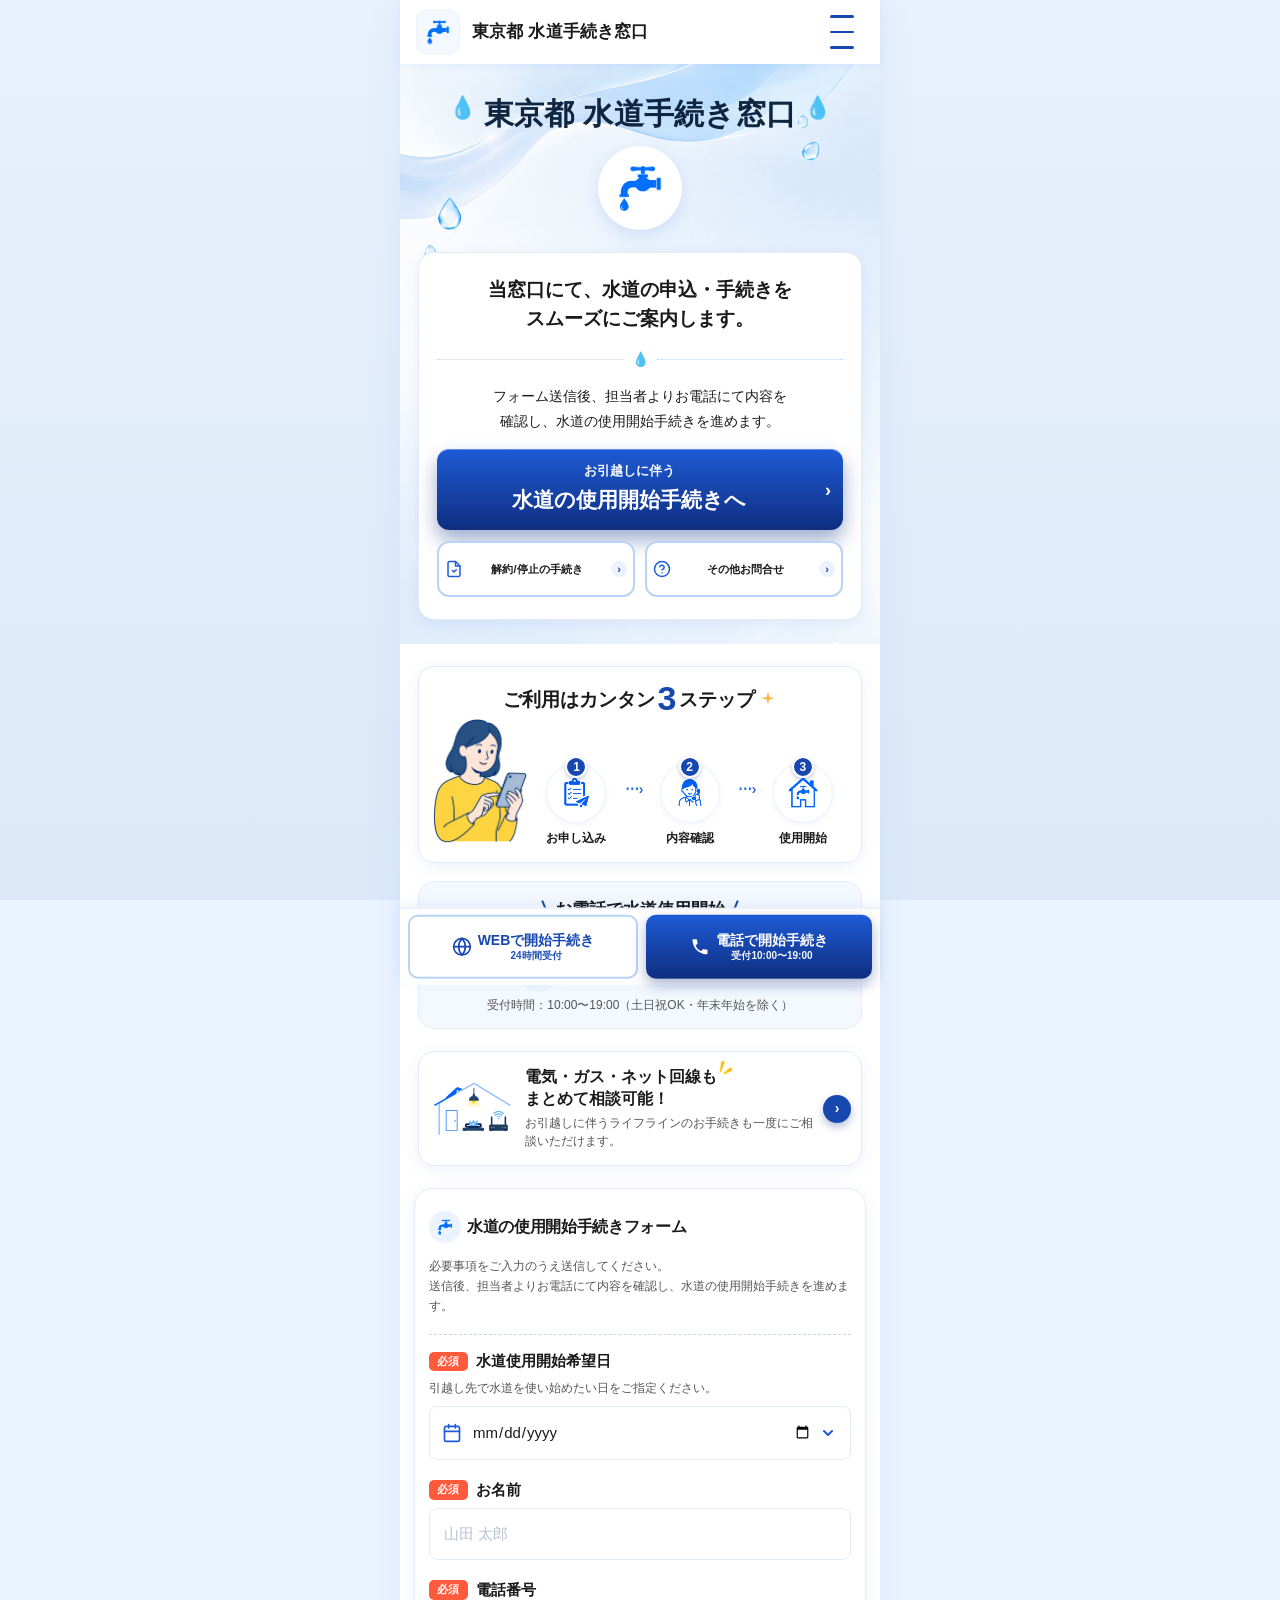
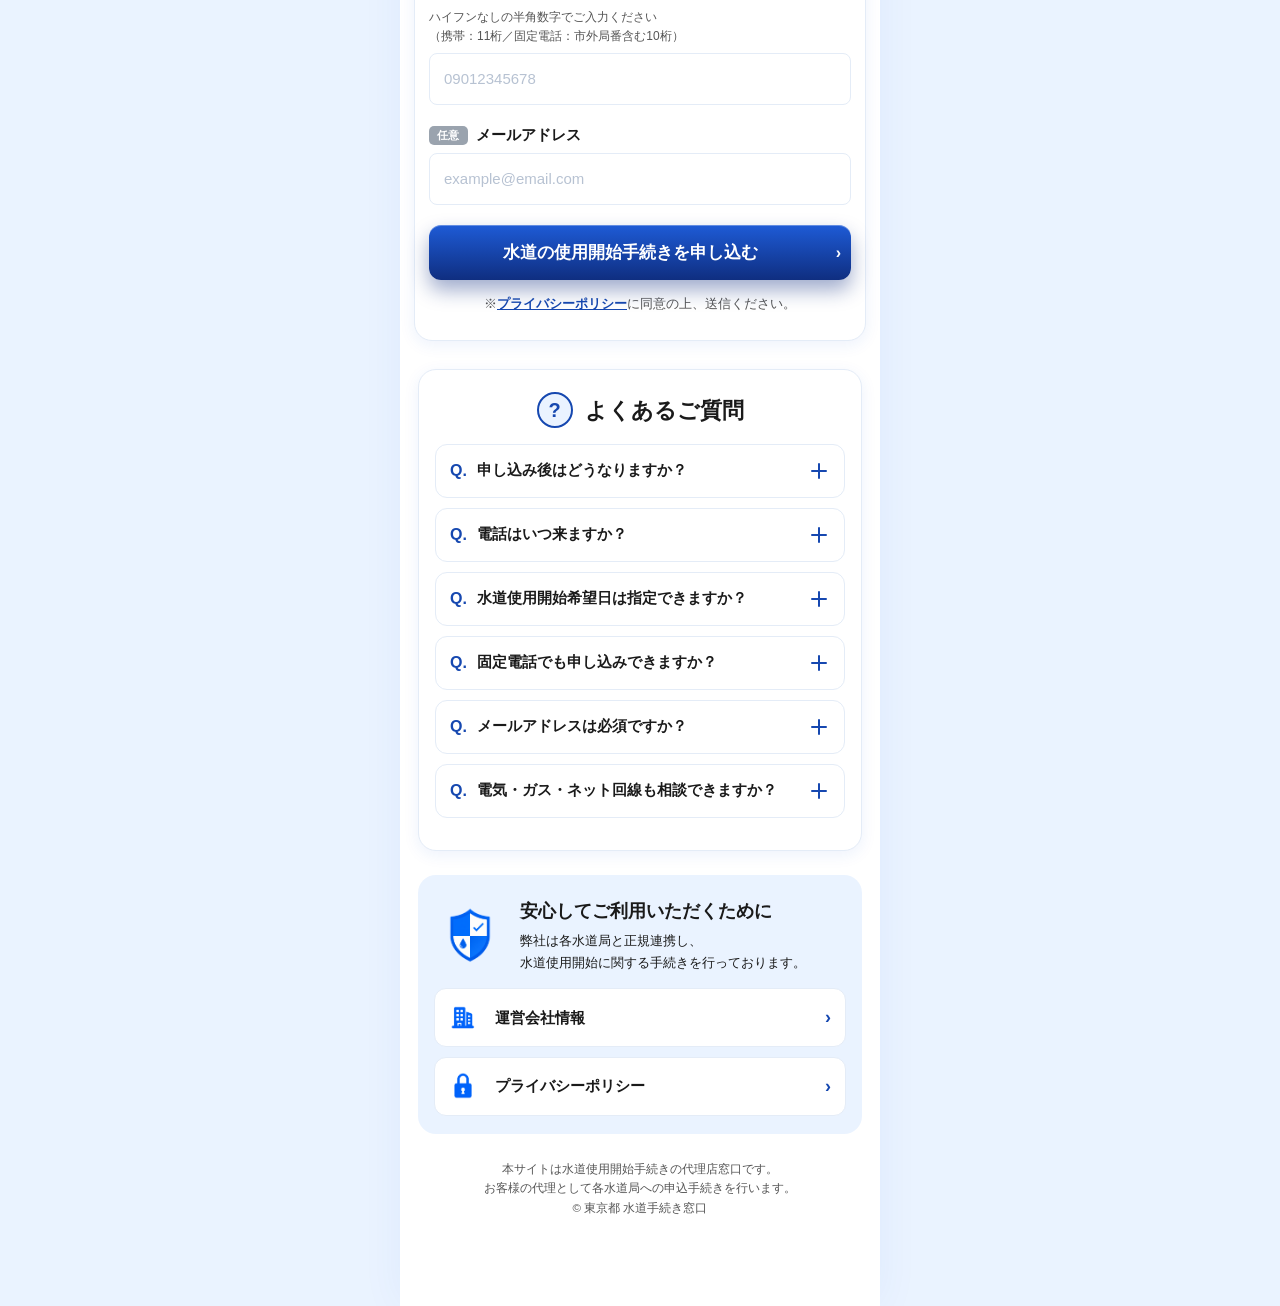
<file: index.html>
<!DOCTYPE html>
<html lang="ja">
<head>
  <meta charset="UTF-8" />
  <meta name="viewport" content="width=device-width, initial-scale=1.0, viewport-fit=cover" />
  <meta name="format-detection" content="telephone=no" />
  <title>東京都 水道手続き窓口｜引越しの水道使用開始をWEBで簡単申込</title>
  <meta name="description" content="東京都の引越しに伴う水道の使用開始手続きを、WEB・お電話でスムーズにご案内。24時間WEB受付、お電話は10:00〜19:00で対応。電気・ガス・ネット回線もまとめて相談可能。" />

  <link rel="preload" as="image" href="images/fv-back.png" />
  <link rel="stylesheet" href="css/style.css" />

  <!-- Google Tag Manager -->
  <script>(function(w,d,s,l,i){w[l]=w[l]||[];w[l].push({'gtm.start':
  new Date().getTime(),event:'gtm.js'});var f=d.getElementsByTagName(s)[0],
  j=d.createElement(s),dl=l!='dataLayer'?'&l='+l:'';j.async=true;j.src=
  'https://www.googletagmanager.com/gtm.js?id='+i+dl;f.parentNode.insertBefore(j,f);
  })(window,document,'script','dataLayer','GTM-MTJ9R5K7');</script>
  <!-- End Google Tag Manager -->

  <!-- 構造化データ -->
  <script type="application/ld+json">
  {
    "@context": "https://schema.org",
    "@type": "Service",
    "name": "東京都 水道手続き窓口",
    "areaServed": "東京都",
    "serviceType": "水道使用開始手続き代行",
    "provider": {
      "@type": "Organization",
      "name": "水道手続き窓口（運営代理店）",
      "telephone": "+81-800-000-0000"
    }
  }
  </script>

  <!-- ▼ GTM / Google広告コンバージョンタグ挿入位置 -->
  <!-- ▼ Yahoo広告 コンバージョン測定タグ挿入位置 -->
</head>
<body>
<!-- Google Tag Manager (noscript) -->
<noscript><iframe src="https://www.googletagmanager.com/ns.html?id=GTM-MTJ9R5K7"
height="0" width="0" style="display:none;visibility:hidden"></iframe></noscript>
<!-- End Google Tag Manager (noscript) -->

<!-- ▼ 案件ごとに差し替え ▼
  地域名: 東京都
  電話番号(表示): 0800-000-0000
  電話番号(tel:): 0800-000-0000
  受付時間(電話): 9:00〜20:00 / 土日祝OK
  受付時間(固定フッター): 10:00〜19:00
  運営会社名・所在地: （要設定）
  プライバシーポリシーURL: #privacy
▲ ここまで ▲ -->

<div class="app" data-screen-label="01 水道手続きLP">

  <!-- ============================= -->
  <!-- ヘッダー -->
  <!-- ============================= -->
  <header class="site-header" role="banner">
    <a href="#top" class="site-header__brand" aria-label="トップへ">
      <span class="brand-mark"><img src="images/icon-tap.png" alt="" /></span>
      <span class="brand-name">東京都 水道手続き窓口</span>
    </a>
    <button class="hamburger" aria-label="メニューを開く" aria-controls="main-menu" aria-expanded="false">
      <span></span><span></span><span></span>
    </button>
  </header>

  <nav class="menu" id="main-menu" aria-label="メインメニュー">
    <ul>
      <li><a href="#top">ホーム</a></li>
      <li><a href="#form">使用開始のお申込み</a></li>
      <li><a href="#faq">よくあるご質問</a></li>
      <li><a href="https://012grp.co.jp/company/corporate_profile" target="_blank" rel="noopener">運営会社情報</a></li>
      <li><a href="https://012grp.co.jp/policy" target="_blank" rel="noopener">プライバシーポリシー</a></li>
    </ul>
  </nav>

  <main id="top">

    <!-- ============================= -->
    <!-- FV -->
    <!-- ============================= -->
    <section class="fv">
      <div class="fv__title-row">
        <span class="fv__drop fv__drop--left" aria-hidden="true">💧</span>
        <h1 class="fv__title">東京都 水道手続き窓口</h1>
        <span class="fv__drop fv__drop--right" aria-hidden="true">💧</span>
      </div>

      <div class="fv__circle" aria-hidden="true">
        <img src="images/icon-tap.png" alt="" />
      </div>

      <div class="fv__card">
        <p class="fv__lead">当窓口にて、水道の申込・手続きを<br />スムーズにご案内します。</p>
        <div class="fv__divider"><span aria-hidden="true">💧</span></div>
        <p class="fv__desc">フォーム送信後、担当者よりお電話にて内容を<br />確認し、水道の使用開始手続きを進めます。</p>

        <a href="#form" class="btn-main">
          <span class="btn-sub">お引越しに伴う</span>
          <span class="btn-main-text">水道の使用開始手続きへ</span>
          <span class="btn-arrow" aria-hidden="true">›</span>
        </a>

        <div class="sub-cta">
          <button type="button" class="sub-cta__btn" data-modal="cancel">
            <span class="sub-cta__icon" aria-hidden="true">
              <svg viewBox="0 0 24 24" fill="none" stroke="#1E5BD6" stroke-width="2" stroke-linecap="round" stroke-linejoin="round">
                <path d="M14 2H6a2 2 0 0 0-2 2v16a2 2 0 0 0 2 2h12a2 2 0 0 0 2-2V8z"/>
                <polyline points="14 2 14 8 20 8"/>
                <path d="m15 13-3 3-2-2"/>
              </svg>
            </span>
            <span class="sub-cta__text">解約/停止の手続き</span>
            <span class="sub-cta__arrow" aria-hidden="true">›</span>
          </button>
          <button type="button" class="sub-cta__btn" data-modal="contact">
            <span class="sub-cta__icon" aria-hidden="true">
              <svg viewBox="0 0 24 24" fill="none" stroke="#1E5BD6" stroke-width="2" stroke-linecap="round" stroke-linejoin="round">
                <circle cx="12" cy="12" r="10"/>
                <path d="M9.09 9a3 3 0 0 1 5.83 1c0 2-3 3-3 3"/>
                <line x1="12" y1="17" x2="12.01" y2="17"/>
              </svg>
            </span>
            <span class="sub-cta__text">その他お問合せ</span>
            <span class="sub-cta__arrow" aria-hidden="true">›</span>
          </button>
        </div>
      </div>
    </section>

    <!-- ============================= -->
    <!-- ご利用は3ステップ -->
    <!-- ============================= -->
    <section class="steps reveal" aria-label="ご利用の流れ">
      <h2 class="steps__title">ご利用はカンタン<span class="num">3</span>ステップ<svg class="sparkle" viewBox="0 0 24 24" aria-hidden="true"><path d="M12 2 L13.6 9.2 L21 11 L13.6 12.8 L12 20 L10.4 12.8 L3 11 L10.4 9.2 Z" fill="#FFB23F"/></svg></h2>
      <ol class="steps__list">
        <li class="step step--woman" aria-hidden="true">
          <img class="steps__women" src="images/icon-women.png" alt="" />
        </li>
        <li class="step">
          <div class="step__circle">
            <span class="step__badge">1</span>
            <img src="images/icon-form.png" alt="" />
          </div>
          <div class="step__label">お申し込み</div>
        </li>
        <li class="step__arrow" aria-hidden="true">⋯ ›</li>
        <li class="step">
          <div class="step__circle">
            <span class="step__badge">2</span>
            <img src="images/icon-kakunin.png" alt="" />
          </div>
          <div class="step__label">内容確認</div>
        </li>
        <li class="step__arrow" aria-hidden="true">⋯ ›</li>
        <li class="step">
          <div class="step__circle">
            <span class="step__badge">3</span>
            <img src="images/icon-kaisi.png" alt="" />
          </div>
          <div class="step__label">使用開始</div>
        </li>
      </ol>
    </section>

    <!-- ============================= -->
    <!-- 電話受付 -->
    <!-- ============================= -->
    <section class="phone-block reveal" aria-label="お電話でも受付中">
      <h2 class="phone-block__title">お電話で水道使用開始</h2>
      <p class="phone-block__free">通話料無料</p>
      <a class="phone-block__number" href="tel:0800-000-0000">
        <span class="phone-block__icon" aria-hidden="true">
          <svg viewBox="0 0 24 24" fill="currentColor"><path d="M20 15.5c-1.25 0-2.45-.2-3.57-.57a1 1 0 0 0-1.02.24l-2.2 2.2a15.05 15.05 0 0 1-6.59-6.59l2.2-2.21a1 1 0 0 0 .25-1.02A11.36 11.36 0 0 1 8.5 4a1 1 0 0 0-1-1H4a1 1 0 0 0-1 1c0 9.39 7.61 17 17 17a1 1 0 0 0 1-1v-3.5a1 1 0 0 0-1-1z"/></svg>
        </span>
        0800-000-0000
      </a>
      <p class="phone-block__hours">受付時間：10:00〜19:00（土日祝OK・年末年始を除く）</p>
    </section>

    <!-- ============================= -->
    <!-- ライフライン一括バナー -->
    <!-- ============================= -->
    <a href="#" class="lifeline reveal" data-modal="lifeline">
      <img class="lifeline__img" src="images/icon-all.png" alt="" />
      <div class="lifeline__body">
        <h2 class="lifeline__title">電気・ガス・ネット回線も<img class="burst" src="images/icon-burst.png" alt="" /><br />まとめて相談可能！</h2>
        <p class="lifeline__desc">お引越しに伴うライフラインのお手続きも一度にご相談いただけます。</p>
      </div>
      <span class="lifeline__arrow" aria-hidden="true">›</span>
    </a>

    <!-- ============================= -->
    <!-- 申込フォーム -->
    <!-- ============================= -->
    <section class="form-section reveal" id="form" aria-label="水道の使用開始手続きフォーム">
      <div class="form-head">
        <div class="form-head__icon"><img src="images/icon-tap.png" alt="" /></div>
        <h2 class="form-head__title" data-autofit="水道の使用開始手続きフォーム">水道の使用開始手続きフォーム</h2>
      </div>
      <p class="form-section__intro">
        必要事項をご入力のうえ送信してください。<br />
        送信後、担当者よりお電話にて内容を確認し、水道の使用開始手続きを進めます。
      </p>
      <hr class="form-section__divider" />

      <form id="app-form" novalidate>
        <!-- 使用開始希望日 -->
        <div class="field">
          <div class="field__row">
            <span class="badge">必須</span>
            <label class="field__label" for="f-date">水道使用開始希望日</label>
          </div>
          <span class="field__help">引越し先で水道を使い始めたい日をご指定ください。</span>
          <div class="field__control">
            <input
              type="date"
              id="f-date"
              name="start_date"
              class="field__input field__input--date"
              aria-required="true"
              placeholder="年/月/日"
            />
          </div>
          <p class="field__error" id="err-date" role="alert"></p>
        </div>

        <!-- お名前 -->
        <div class="field">
          <div class="field__row">
            <span class="badge">必須</span>
            <label class="field__label" for="f-name">お名前</label>
          </div>
          <div class="field__control">
            <input
              type="text"
              id="f-name"
              name="full_name"
              class="field__input"
              placeholder="山田 太郎"
              aria-required="true"
              autocomplete="name"
            />
          </div>
          <p class="field__error" id="err-name" role="alert"></p>
        </div>

        <!-- 電話番号 -->
        <div class="field">
          <div class="field__row">
            <span class="badge">必須</span>
            <label class="field__label" for="f-phone">電話番号</label>
          </div>
          <span class="field__help">
            ハイフンなしの半角数字でご入力ください<br />
            （携帯：11桁／固定電話：市外局番含む10桁）
          </span>
          <div class="field__control">
            <input
              type="tel"
              id="f-phone"
              name="phone"
              class="field__input"
              placeholder="09012345678"
              inputmode="numeric"
              aria-required="true"
              autocomplete="tel"
            />
          </div>
          <p class="field__error" id="err-phone" role="alert"></p>
        </div>

        <!-- メールアドレス -->
        <div class="field">
          <div class="field__row">
            <span class="badge badge--optional">任意</span>
            <label class="field__label" for="f-email">メールアドレス</label>
          </div>
          <div class="field__control">
            <input
              type="email"
              id="f-email"
              name="email"
              class="field__input"
              placeholder="example@email.com"
              autocomplete="email"
            />
          </div>
          <p class="field__error" id="err-email" role="alert"></p>
        </div>

        <!-- 計測用 hidden input（URLパラメータ自動取得） -->
        <input type="hidden" id="trk-utm_source" name="utm_source" value="" />
        <input type="hidden" id="trk-utm_medium" name="utm_medium" value="" />
        <input type="hidden" id="trk-utm_campaign" name="utm_campaign" value="" />
        <input type="hidden" id="trk-utm_term" name="utm_term" value="" />
        <input type="hidden" id="trk-utm_content" name="utm_content" value="" />
        <input type="hidden" id="trk-placement" name="placement" value="" />
        <input type="hidden" id="trk-keyword" name="keyword" value="" />
        <input type="hidden" id="trk-matchtype" name="matchtype" value="" />
        <input type="hidden" id="trk-gclid" name="gclid" value="" />
        <input type="hidden" id="trk-fbclid" name="fbclid" value="" />
        <input type="hidden" id="trk-lpv" name="lpv" value="" />
        <input type="hidden" id="trk-lp_path" name="lp_path" value="" />
        <input type="hidden" id="trk-referrer" name="referrer" value="" />

        <button type="submit" class="form-submit">
          <span class="form-submit__text">水道の使用開始手続きを申し込む</span>
          <span class="form-submit__arrow" aria-hidden="true">›</span>
        </button>

        <p class="form-section__privacy">
          ※<a href="https://012grp.co.jp/policy" target="_blank" rel="noopener">プライバシーポリシー</a>に同意の上、送信ください。
        </p>

        <div class="form-success" id="form-success" role="status">
          ご送信ありがとうございました。担当者より折り返しお電話いたします。
        </div>
      </form>
    </section>

    <!-- ============================= -->
    <!-- FAQ -->
    <!-- ============================= -->
    <section class="faq-section reveal" id="faq" aria-label="よくあるご質問">
      <h2 class="faq-section__title">
        <span class="faq-section__title-icon" aria-hidden="true">?</span>
        よくあるご質問
      </h2>

      <details class="faq">
        <summary class="faq__q">
          <span class="faq__q-mark">Q.</span>
          申し込み後はどうなりますか？
          <span class="faq__q-toggle" aria-hidden="true"></span>
        </summary>
        <div class="faq__a">フォーム送信後、当窓口の担当者よりお電話にてご連絡いたします。ご入力いただいた内容を確認のうえ、使用開始日に合わせて水道局への手続きを代行いたします。</div>
      </details>

      <details class="faq">
        <summary class="faq__q">
          <span class="faq__q-mark">Q.</span>
          電話はいつ来ますか？
          <span class="faq__q-toggle" aria-hidden="true"></span>
        </summary>
        <div class="faq__a">原則として営業時間内（10:00〜19:00）にお電話いたします。申込内容や時間帯によっては翌営業日のご連絡となる場合がございます。</div>
      </details>

      <details class="faq">
        <summary class="faq__q">
          <span class="faq__q-mark">Q.</span>
          水道使用開始希望日は指定できますか？
          <span class="faq__q-toggle" aria-hidden="true"></span>
        </summary>
        <div class="faq__a">はい、ご指定いただけます。お申込みフォームの「水道使用開始希望日」欄にご希望日をご入力ください。直近のご希望や土日祝のご利用についてはお電話でご相談ください。</div>
      </details>

      <details class="faq">
        <summary class="faq__q">
          <span class="faq__q-mark">Q.</span>
          固定電話でも申し込みできますか？
          <span class="faq__q-toggle" aria-hidden="true"></span>
        </summary>
        <div class="faq__a">はい、固定電話番号でもお申込みいただけます。市外局番を含む10桁の番号をハイフンなしでご入力ください。</div>
      </details>

      <details class="faq">
        <summary class="faq__q">
          <span class="faq__q-mark">Q.</span>
          メールアドレスは必須ですか？
          <span class="faq__q-toggle" aria-hidden="true"></span>
        </summary>
        <div class="faq__a">メールアドレスのご入力は任意です。お電話でのご連絡が原則となりますが、メールでの控えをご希望の場合はご入力ください。</div>
      </details>

      <details class="faq">
        <summary class="faq__q">
          <span class="faq__q-mark">Q.</span>
          電気・ガス・ネット回線も相談できますか？
          <span class="faq__q-toggle" aria-hidden="true"></span>
        </summary>
        <div class="faq__a">はい、お引越しに伴う電気・ガス・インターネット回線のお手続きもまとめてご相談いただけます。お申込み時または折返しのお電話にてお伝えください。</div>
      </details>
    </section>

    <!-- ============================= -->
    <!-- 安心セクション -->
    <!-- ============================= -->
    <section class="security reveal" aria-label="安心してご利用いただくために">
      <div class="security__head">
        <div class="security__icon"><img src="images/icon-security.png" alt="" /></div>
        <div>
          <h2 class="security__title">安心してご利用いただくために</h2>
          <p class="security__desc">弊社は各水道局と正規連携し、<br />水道使用開始に関する手続きを行っております。</p>
        </div>
      </div>
      <div class="trust-links">
        <a class="trust-link" href="https://012grp.co.jp/company/corporate_profile" target="_blank" rel="noopener" id="company">
          <img src="images/icon-bill.png" alt="" />
          <span>運営会社情報</span>
          <span class="trust-link__arrow" aria-hidden="true">›</span>
        </a>
        <a class="trust-link" href="https://012grp.co.jp/policy" target="_blank" rel="noopener" id="privacy">
          <img src="images/icon-key.png" alt="" />
          <span>プライバシーポリシー</span>
          <span class="trust-link__arrow" aria-hidden="true">›</span>
        </a>
      </div>
    </section>

    <p class="foot-info">
      本サイトは水道使用開始手続きの代理店窓口です。<br />
      お客様の代理として各水道局への申込手続きを行います。<br />
      © 東京都 水道手続き窓口
    </p>
  </main>

  <!-- ============================= -->
  <!-- お急ぎ吹き出し -->
  <!-- ============================= -->
  <aside class="urgent" aria-label="お急ぎの方への案内">
    <span class="urgent__icon" aria-hidden="true">
      <svg viewBox="0 0 24 24" fill="currentColor"><path d="M20 15.5c-1.25 0-2.45-.2-3.57-.57a1 1 0 0 0-1.02.24l-2.2 2.2a15.05 15.05 0 0 1-6.59-6.59l2.2-2.21a1 1 0 0 0 .25-1.02A11.36 11.36 0 0 1 8.5 4a1 1 0 0 0-1-1H4a1 1 0 0 0-1 1c0 9.39 7.61 17 17 17a1 1 0 0 0 1-1v-3.5a1 1 0 0 0-1-1z"/></svg>
    </span>
    <div class="urgent__text">
      <span class="urgent__head">お急ぎの方はコチラ！</span>
      現在の待ち時間：3〜5分程度
    </div>
  </aside>

  <!-- ============================= -->
  <!-- 固定フッターCTA -->
  <!-- ============================= -->
  <div class="bottom-cta" role="navigation" aria-label="主要アクション">
    <a class="bottom-cta__btn bottom-cta__btn--web" href="#form">
      <svg viewBox="0 0 24 24" fill="none" stroke="currentColor" stroke-width="2" stroke-linecap="round" stroke-linejoin="round"><circle cx="12" cy="12" r="10"/><line x1="2" y1="12" x2="22" y2="12"/><path d="M12 2a15.3 15.3 0 0 1 4 10 15.3 15.3 0 0 1-4 10 15.3 15.3 0 0 1-4-10 15.3 15.3 0 0 1 4-10z"/></svg>
      <span>WEBで開始手続き<span class="bottom-cta__sub">24時間受付</span></span>
    </a>
    <a class="bottom-cta__btn bottom-cta__btn--tel" href="tel:0800-000-0000">
      <svg viewBox="0 0 24 24" fill="currentColor"><path d="M20 15.5c-1.25 0-2.45-.2-3.57-.57a1 1 0 0 0-1.02.24l-2.2 2.2a15.05 15.05 0 0 1-6.59-6.59l2.2-2.21a1 1 0 0 0 .25-1.02A11.36 11.36 0 0 1 8.5 4a1 1 0 0 0-1-1H4a1 1 0 0 0-1 1c0 9.39 7.61 17 17 17a1 1 0 0 0 1-1v-3.5a1 1 0 0 0-1-1z"/></svg>
      <span>電話で開始手続き<span class="bottom-cta__sub">受付10:00〜19:00</span></span>
    </a>
  </div>

  <!-- ============================= -->
  <!-- モーダル群 -->
  <!-- ============================= -->
  <div class="modal" id="modal-lifeline" role="dialog" aria-modal="true" aria-labelledby="modal-lifeline-title" hidden>
    <div class="modal__backdrop" data-close></div>
    <div class="modal__panel">
      <button type="button" class="modal__close" data-close aria-label="閉じる">×</button>
      <div class="modal__icon modal__icon--lifeline"><img src="images/icon-all.png" alt="" /></div>
      <h3 id="modal-lifeline-title" class="modal__title">電気・ガス・ネット回線も<br />一緒にご相談いただけます。</h3>
      <p class="modal__body">
        「水道以外の手続きがまだ済んでいない」という方もご安心ください。<br />
        弊社は全国の電気・ガス・ネット回線業者様と連携しており、ご希望の条件に合わせたプランを水道のお手続きとまとめてご案内可能です。
      </p>
      <a href="#form" class="modal__cta" data-close>
        <span>水道とまとめて相談する</span>
        <span class="modal__cta-arrow" aria-hidden="true">›</span>
      </a>
    </div>
  </div>

  <div class="modal" id="modal-cancel" role="dialog" aria-modal="true" aria-labelledby="modal-cancel-title" hidden>
    <div class="modal__backdrop" data-close></div>
    <div class="modal__panel">
      <button type="button" class="modal__close" data-close aria-label="閉じる">×</button>
      <div class="modal__icon"><svg viewBox="0 0 24 24" fill="none" stroke="#1E5BD6" stroke-width="2" stroke-linecap="round" stroke-linejoin="round"><path d="M14 2H6a2 2 0 0 0-2 2v16a2 2 0 0 0 2 2h12a2 2 0 0 0 2-2V8z"/><polyline points="14 2 14 8 20 8"/><path d="m15 13-3 3-2-2"/></svg></div>
      <h3 id="modal-cancel-title" class="modal__title">解約・停止のご案内</h3>
      <p class="modal__body">
        当窓口では<strong>水道の新規使用開始手続き</strong>を承っております。<br />
        現在ご利用中の水道の解約・停止手続きは、お手数ですがご自身で該当の水道局へご連絡をお願いします。<br />
        以下のサイトよりご契約中の水道局をご確認いただけます。
      </p>
      <a href="http://suidoukyoku.net/" target="_blank" rel="noopener" class="modal__cta">
        <span>ご契約の水道局を調べる</span>
        <span class="modal__cta-arrow" aria-hidden="true">›</span>
      </a>
      <p class="modal__note">※外部サイト（suidoukyoku.net）に遷移します。</p>
    </div>
  </div>

  <div class="modal" id="modal-contact" role="dialog" aria-modal="true" aria-labelledby="modal-contact-title" hidden>
    <div class="modal__backdrop" data-close></div>
    <div class="modal__panel">
      <button type="button" class="modal__close" data-close aria-label="閉じる">×</button>
      <div class="modal__icon"><svg viewBox="0 0 24 24" fill="none" stroke="#1E5BD6" stroke-width="2" stroke-linecap="round" stroke-linejoin="round"><circle cx="12" cy="12" r="10"/><path d="M9.09 9a3 3 0 0 1 5.83 1c0 2-3 3-3 3"/><line x1="12" y1="17" x2="12.01" y2="17"/></svg></div>
      <h3 id="modal-contact-title" class="modal__title">その他のお問合せについて</h3>
      <p class="modal__body">
        当窓口では<strong>水道の新規使用開始手続き</strong>を承っております。<br />
        契約内容の確認や支払い方法の変更など、その他のお問合せは、お手数ですが該当の水道局へご自身でご連絡をお願いします。<br />
        以下のサイトよりご契約中の水道局をご確認いただけます。
      </p>
      <a href="http://suidoukyoku.net/" target="_blank" rel="noopener" class="modal__cta">
        <span>ご契約の水道局を調べる</span>
        <span class="modal__cta-arrow" aria-hidden="true">›</span>
      </a>
      <p class="modal__note">※外部サイト（suidoukyoku.net）に遷移します。</p>
    </div>
  </div>

</div>

<!-- ▼ GTM / Google広告コンバージョンタグ挿入位置 -->
<!-- ▼ Yahoo広告 コンバージョン測定タグ挿入位置 -->
<script src="js/main.js"></script>
</body>
</html>
</file>
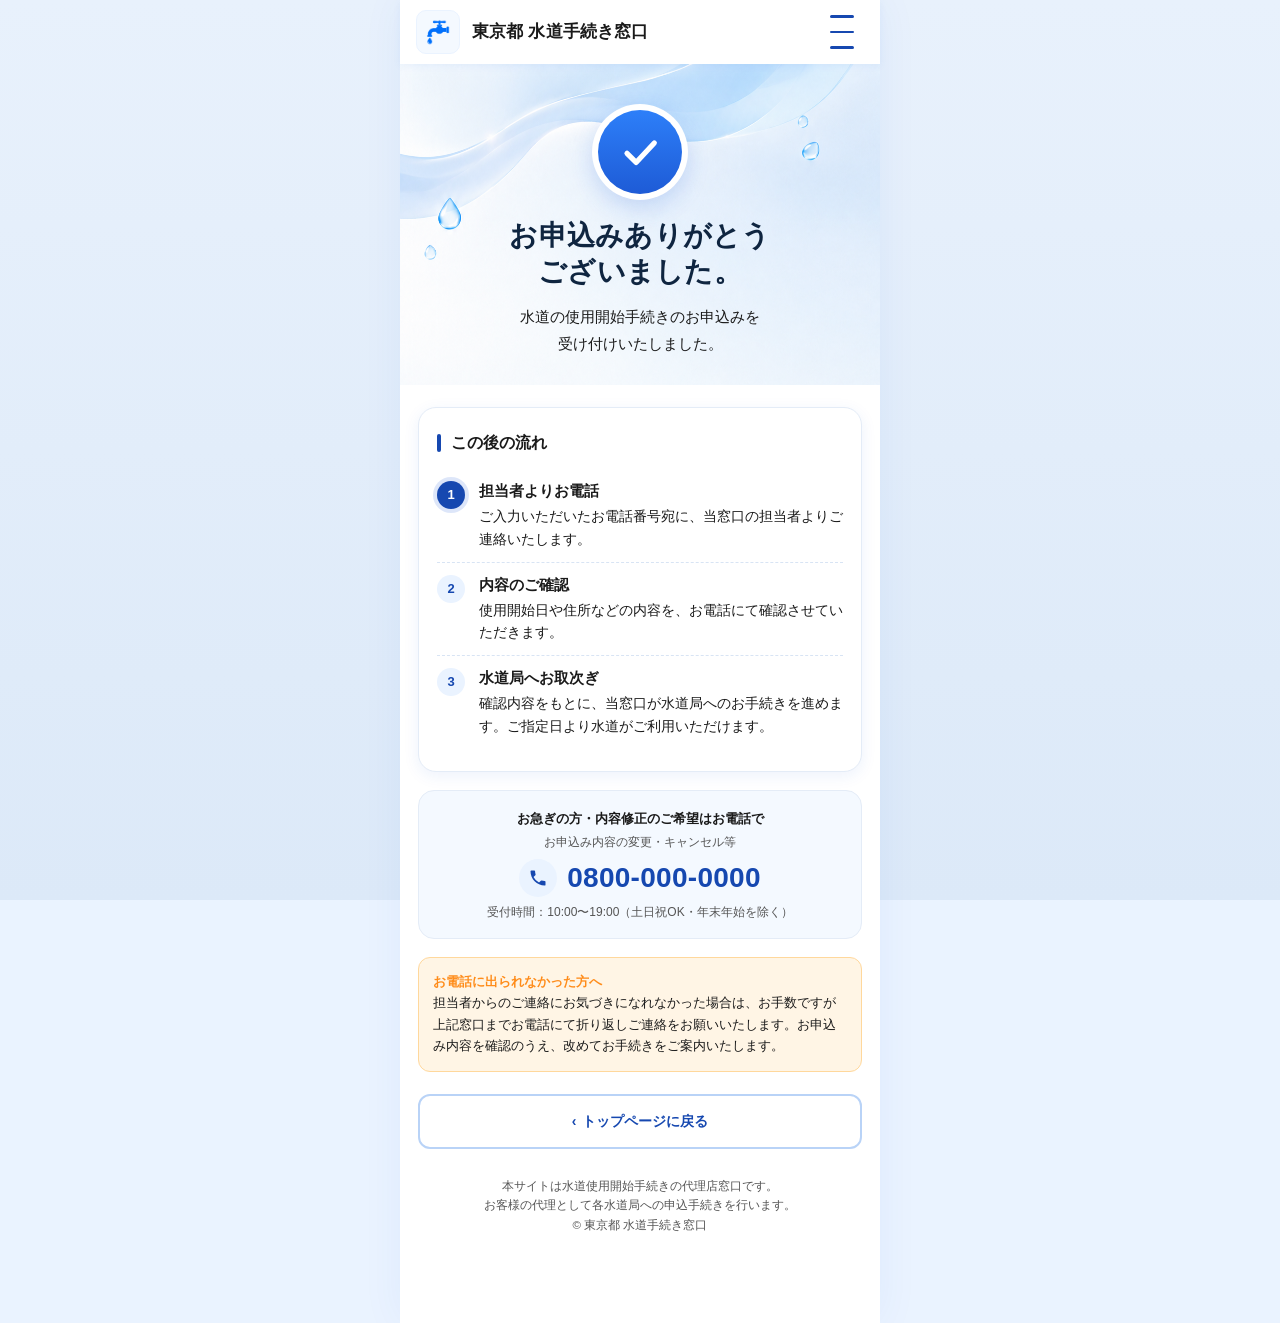
<file: thanks.html>
<!DOCTYPE html>
<html lang="ja">
<head>
  <meta charset="UTF-8" />
  <meta name="viewport" content="width=device-width, initial-scale=1.0, viewport-fit=cover" />
  <meta name="format-detection" content="telephone=no" />
  <meta name="robots" content="noindex,nofollow" />
  <title>お申込み完了｜東京都 水道手続き窓口</title>
  <meta name="description" content="水道の使用開始手続きのお申込みありがとうございました。担当者よりお電話にてご連絡いたします。" />
  <link rel="stylesheet" href="css/style.css" />

  <!-- Google Tag Manager -->
  <script>(function(w,d,s,l,i){w[l]=w[l]||[];w[l].push({'gtm.start':
  new Date().getTime(),event:'gtm.js'});var f=d.getElementsByTagName(s)[0],
  j=d.createElement(s),dl=l!='dataLayer'?'&l='+l:'';j.async=true;j.src=
  'https://www.googletagmanager.com/gtm.js?id='+i+dl;f.parentNode.insertBefore(j,f);
  })(window,document,'script','dataLayer','GTM-MTJ9R5K7');</script>
  <!-- End Google Tag Manager -->
  <style>
    .thanks-fv {
      padding: 40px 18px 28px;
      background: url("images/fv-back.png") center top / cover no-repeat,
                  linear-gradient(180deg, #EFF6FF 0%, #FFFFFF 100%);
      text-align: center;
    }
    .thanks-mark {
      width: 96px; height: 96px;
      margin: 0 auto 18px;
      border-radius: 50%;
      background: #fff;
      display: grid; place-items: center;
      box-shadow: 0 8px 22px rgba(30, 91, 214, .18);
      position: relative;
      animation: thanksPop .55s cubic-bezier(.34, 1.56, .64, 1);
    }
    .thanks-mark::before {
      content: "";
      position: absolute;
      inset: 6px;
      border-radius: 50%;
      background: linear-gradient(180deg, #2D7FF9 0%, #1E5BD6 100%);
    }
    .thanks-mark svg {
      position: relative;
      width: 52px;
      height: 52px;
      stroke: #fff;
      fill: none;
      stroke-width: 4;
      stroke-linecap: round;
      stroke-linejoin: round;
    }
    .thanks-mark svg path {
      stroke-dasharray: 60;
      stroke-dashoffset: 60;
      animation: thanksCheck .6s .25s ease forwards;
    }
    @keyframes thanksPop {
      0%   { opacity: 0; transform: scale(.6); }
      100% { opacity: 1; transform: scale(1); }
    }
    @keyframes thanksCheck {
      to { stroke-dashoffset: 0; }
    }

    .thanks-title {
      font-size: clamp(22px, 6.6vw, 28px);
      font-weight: 900;
      color: #0F2540;
      margin: 0;
      letter-spacing: 0.01em;
      line-height: 1.3;
    }
    .thanks-lead {
      font-size: clamp(13px, 3.6vw, 15px);
      color: var(--color-text);
      margin: 12px 0 0;
      line-height: 1.8;
      font-weight: 500;
    }
    .thanks-card {
      margin: 22px 18px 0;
      background: #fff;
      border-radius: 18px;
      padding: 22px 18px 22px;
      box-shadow: var(--shadow-card);
      border: 1px solid var(--color-border);
    }
    .thanks-card__title {
      display: flex;
      align-items: center;
      gap: 10px;
      margin: 0 0 14px;
      font-size: 16px;
      font-weight: 900;
      color: var(--color-text);
    }
    .thanks-card__title::before {
      content: "";
      width: 4px;
      height: 18px;
      background: var(--color-primary);
      border-radius: 2px;
    }
    .thanks-flow {
      list-style: none;
      padding: 0;
      margin: 0;
      counter-reset: flow;
    }
    .thanks-flow li {
      position: relative;
      padding: 10px 0 10px 42px;
      counter-increment: flow;
      font-size: 13.5px;
      line-height: 1.7;
      color: var(--color-text);
      font-weight: 500;
      border-top: 1px dashed #D8E4F4;
    }
    .thanks-flow li:first-child { border-top: none; }
    .thanks-flow li::before {
      content: counter(flow);
      position: absolute;
      left: 0; top: 12px;
      width: 28px; height: 28px;
      border-radius: 50%;
      background: var(--color-bg-pale);
      color: var(--color-primary);
      display: grid; place-items: center;
      font-weight: 900;
      font-size: 13px;
    }
    .thanks-flow li.is-current::before {
      background: var(--color-primary);
      color: #fff;
      box-shadow: 0 0 0 4px rgba(30, 91, 214, .15);
    }
    .thanks-flow strong {
      display: block;
      font-size: 14.5px;
      font-weight: 800;
      margin-bottom: 2px;
      color: var(--color-text);
    }

    .thanks-phone {
      margin: 18px 18px 0;
      background: var(--color-bg-card);
      border: 1px solid var(--color-border);
      border-radius: 16px;
      padding: 18px 14px 16px;
      text-align: center;
    }
    .thanks-phone__label {
      font-size: 13px;
      font-weight: 800;
      color: var(--color-text);
      margin: 0;
    }
    .thanks-phone__desc {
      font-size: 11.5px;
      color: var(--color-text-sub);
      margin: 4px 0 8px;
      line-height: 1.5;
    }
    .thanks-phone__num {
      display: inline-flex;
      align-items: center;
      gap: 10px;
      font-size: clamp(22px, 7vw, 28px);
      font-weight: 900;
      color: var(--color-primary);
      letter-spacing: 0.01em;
      margin: 0;
      line-height: 1.1;
      white-space: nowrap;
    }
    .thanks-phone__icon {
      width: 38px; height: 38px;
      border-radius: 50%;
      background: var(--color-bg-pale);
      display: grid; place-items: center;
      color: var(--color-primary);
    }
    .thanks-phone__icon svg { width: 20px; height: 20px; }
    .thanks-phone__hours {
      font-size: clamp(9px, 2.6vw, 12px);
      color: var(--color-text-sub);
      margin: 6px 0 0;
      white-space: nowrap;
    }

    .thanks-note {
      margin: 18px 18px 0;
      padding: 14px 14px;
      background: var(--color-urgent-bg);
      border: 1px solid #FFD89C;
      border-radius: 12px;
      font-size: 12.5px;
      line-height: 1.7;
      color: var(--color-text);
    }
    .thanks-note strong {
      color: var(--color-urgent-text);
      font-weight: 800;
    }

    .thanks-back {
      display: flex;
      align-items: center;
      justify-content: center;
      gap: 6px;
      margin: 22px 18px 28px;
      padding: 14px;
      background: #fff;
      color: var(--color-primary);
      border: 2px solid #B9D3F7;
      border-radius: 12px;
      font-size: 14px;
      font-weight: 800;
      text-decoration: none;
    }
    .thanks-back:hover { transform: translateY(-2px); box-shadow: var(--shadow-card); }
  </style>
</head>
<body>
<!-- Google Tag Manager (noscript) -->
<noscript><iframe src="https://www.googletagmanager.com/ns.html?id=GTM-MTJ9R5K7"
height="0" width="0" style="display:none;visibility:hidden"></iframe></noscript>
<!-- End Google Tag Manager (noscript) -->

<div class="app" data-screen-label="01 サンクスページ">

  <!-- ヘッダー -->
  <header class="site-header" role="banner">
    <a href="index.html" class="site-header__brand" aria-label="トップへ">
      <span class="brand-mark"><img src="images/icon-tap.png" alt="" /></span>
      <span class="brand-name">東京都 水道手続き窓口</span>
    </a>
    <button class="hamburger" aria-label="メニューを開く" aria-controls="main-menu" aria-expanded="false">
      <span></span><span></span><span></span>
    </button>
  </header>

  <nav class="menu" id="main-menu" aria-label="メインメニュー">
    <ul>
      <li><a href="index.html">ホーム</a></li>
      <li><a href="index.html#form">使用開始のお申込み</a></li>
      <li><a href="index.html#faq">よくあるご質問</a></li>
      <li><a href="https://012grp.co.jp/company/corporate_profile" target="_blank" rel="noopener">運営会社情報</a></li>
      <li><a href="https://012grp.co.jp/policy" target="_blank" rel="noopener">プライバシーポリシー</a></li>
    </ul>
  </nav>

  <main>

    <section class="thanks-fv">
      <div class="thanks-mark" aria-hidden="true">
        <svg viewBox="0 0 40 40"><path d="M10 21 L17 28 L31 13" /></svg>
      </div>
      <h1 class="thanks-title">お申込みありがとう<br />ございました。</h1>
      <p class="thanks-lead">
        水道の使用開始手続きのお申込みを<br />
        受け付けいたしました。
      </p>
    </section>

    <!-- 今後の流れ -->
    <section class="thanks-card">
      <h2 class="thanks-card__title">この後の流れ</h2>
      <ol class="thanks-flow">
        <li class="is-current">
          <strong>担当者よりお電話</strong>
          ご入力いただいたお電話番号宛に、当窓口の担当者よりご連絡いたします。
        </li>
        <li>
          <strong>内容のご確認</strong>
          使用開始日や住所などの内容を、お電話にて確認させていただきます。
        </li>
        <li>
          <strong>水道局へお取次ぎ</strong>
          確認内容をもとに、当窓口が水道局へのお手続きを進めます。ご指定日より水道がご利用いただけます。
        </li>
      </ol>
    </section>

    <!-- 電話 -->
    <section class="thanks-phone">
      <p class="thanks-phone__label">お急ぎの方・内容修正のご希望はお電話で</p>
      <p class="thanks-phone__desc">お申込み内容の変更・キャンセル等</p>
      <a class="thanks-phone__num" href="tel:0800-000-0000">
        <span class="thanks-phone__icon" aria-hidden="true">
          <svg viewBox="0 0 24 24" fill="currentColor"><path d="M20 15.5c-1.25 0-2.45-.2-3.57-.57a1 1 0 0 0-1.02.24l-2.2 2.2a15.05 15.05 0 0 1-6.59-6.59l2.2-2.21a1 1 0 0 0 .25-1.02A11.36 11.36 0 0 1 8.5 4a1 1 0 0 0-1-1H4a1 1 0 0 0-1 1c0 9.39 7.61 17 17 17a1 1 0 0 0 1-1v-3.5a1 1 0 0 0-1-1z"/></svg>
        </span>
        0800-000-0000
      </a>
      <p class="thanks-phone__hours">受付時間：10:00〜19:00（土日祝OK・年末年始を除く）</p>
    </section>

    <!-- お願い -->
    <div class="thanks-note">
      <strong>お電話に出られなかった方へ</strong><br />
      担当者からのご連絡にお気づきになれなかった場合は、お手数ですが上記窓口までお電話にて折り返しご連絡をお願いいたします。お申込み内容を確認のうえ、改めてお手続きをご案内いたします。
    </div>

    <a href="index.html" class="thanks-back">
      <span aria-hidden="true">‹</span>
      トップページに戻る
    </a>

    <p class="foot-info">
      本サイトは水道使用開始手続きの代理店窓口です。<br />
      お客様の代理として各水道局への申込手続きを行います。<br />
      © 東京都 水道手続き窓口
    </p>
  </main>

</div>

<!-- ▼ GTM / Google広告コンバージョンタグ挿入位置 -->
<!-- ▼ Yahoo広告 コンバージョン測定タグ挿入位置 -->
<script>
  // コンバージョン発火のフック
  if (window.dataLayer) {
    window.dataLayer.push({ event: 'form_submit_thanks' });
  }
</script>

<script src="js/main.js"></script>

</body>
</html>
</file>
<file: css/style.css>
/* ==========================================================
   東京都 水道手続き窓口 LP - style.css
   ========================================================== */

:root {
  --color-primary:        #1648B0;
  --color-primary-dark:   #0F2E80;
  --color-primary-light:  #2D6EE0;
  --color-accent-blue:    #1E5BD6;
  --color-bg-pale:        #EAF3FF;
  --color-bg-card:        #F4F9FF;
  --color-bg:             #FFFFFF;
  --color-text:           #1A1A1A;
  --color-text-sub:       #555555;
  --color-required:       #FF5A3C;
  --color-optional:       #9AA3AE;
  --color-urgent-bg:      #FFF5E5;
  --color-urgent-text:    #FF8C1A;
  --color-phone-yellow:   #FFB23F;
  --color-border:         #E4ECF7;
  --color-side-bg:        #EAF3FF;
  --shadow-card:          0 4px 16px rgba(30, 91, 214, 0.08);
  --shadow-btn:           0 6px 14px rgba(30, 91, 214, 0.28);

  --header-h: 64px;
  --footer-h: 64px;

  --font-jp:
    "Hiragino Sans", "Hiragino Kaku Gothic ProN",
    "Noto Sans JP", "Yu Gothic", "Meiryo", sans-serif;
}

* , *::before, *::after { box-sizing: border-box; }

html, body {
  margin: 0;
  padding: 0;
  font-family: var(--font-jp);
  color: var(--color-text);
  background: var(--color-side-bg);
  -webkit-font-smoothing: antialiased;
  -moz-osx-font-smoothing: grayscale;
  -webkit-text-size-adjust: 100%;
  text-size-adjust: 100%;
  line-height: 1.6;
}

img { max-width: 100%; display: block; }
a { color: inherit; text-decoration: none; }
button { font-family: inherit; cursor: pointer; }

/* ==========================================================
   App container (mobile-first, max 480px on PC)
   ========================================================== */
.app {
  max-width: 480px;
  margin: 0 auto;
  background: var(--color-bg);
  min-height: 100vh;
  position: relative;
  padding-top: var(--header-h);
  padding-bottom: calc(var(--footer-h) + env(safe-area-inset-bottom));
  box-shadow: 0 0 40px rgba(30, 91, 214, 0.06);
  overflow: hidden;
}

/* ==========================================================
   Header
   ========================================================== */
.site-header {
  position: fixed;
  top: 0;
  left: 50%;
  transform: translateX(-50%);
  width: 100%;
  max-width: 480px;
  z-index: 50;
  background: #fff;
  height: var(--header-h);
  display: flex;
  align-items: center;
  justify-content: space-between;
  padding: 0 16px;
  box-shadow: 0 2px 8px rgba(30, 91, 214, 0.05);
}

.site-header__brand {
  display: flex;
  align-items: center;
  gap: 12px;
}

.brand-mark {
  width: 44px;
  height: 44px;
  border-radius: 10px;
  background: var(--color-bg-card);
  border: 1.5px solid var(--color-bg-pale);
  display: grid;
  place-items: center;
}
.brand-mark img { width: 28px; height: 28px; }

.brand-name {
  font-size: 17px;
  font-weight: 800;
  letter-spacing: 0.01em;
  color: var(--color-text);
}

.hamburger {
  width: 44px; height: 44px;
  border: none; background: transparent;
  display: grid; place-items: center; gap: 3px;
  padding: 0;
}
.hamburger span {
  display: block;
  width: 24px; height: 2.5px;
  background: var(--color-primary);
  border-radius: 2px;
}

/* Mobile menu */
.menu {
  position: fixed;
  top: var(--header-h);
  left: 50%;
  transform: translate(-50%, -150%);
  width: 100%;
  max-width: 480px;
  background: #fff;
  box-shadow: 0 12px 20px rgba(0,0,0,.08);
  transition: transform .25s ease;
  z-index: 60;
  border-top: 1px solid var(--color-border);
}
.menu.open { transform: translate(-50%, 0); }
.menu ul { list-style: none; margin: 0; padding: 8px 0; }
.menu li a {
  display: block;
  padding: 16px 22px;
  font-weight: 700;
  border-bottom: 1px solid var(--color-border);
  font-size: 15px;
}
.menu li:last-child a { border-bottom: none; }
.menu li a:hover { background: var(--color-bg-pale); }

/* ==========================================================
   FV
   ========================================================== */
.fv {
  position: relative;
  padding: 32px 18px 24px;
  background: url("../images/fv-back.png") center top / cover no-repeat,
              linear-gradient(180deg, #EFF6FF 0%, #FFFFFF 100%);
}
.fv__card {
  margin-top: 18px;
  background: #fff;
  border-radius: 18px;
  padding: 20px 16px 18px;
  box-shadow: var(--shadow-card);
  border: 1px solid var(--color-border);
  text-align: center;
}
.fv__lead {
  font-size: clamp(15px, 4.4vw, 19px);
  font-weight: 800;
  margin: 0;
  line-height: 1.45;
  color: var(--color-text);
  letter-spacing: 0;
  text-align: center;
}
.fv__divider {
  margin: 8px auto 6px;
  display: flex;
  align-items: center;
  gap: 8px;
  color: var(--color-primary-light);
}
.fv__divider::before,
.fv__divider::after {
  content: "";
  flex: 1;
  border-top: 1.5px dotted #BBD2F0;
}
.fv__divider span {
  font-size: 14px;
}
.fv__desc {
  font-size: clamp(12px, 3.4vw, 14px);
  color: var(--color-text);
  margin: 0;
  line-height: 1.6;
  text-align: center;
  font-weight: 500;
}

.fv__card .btn-main {
  margin: 16px 0 0;
}
.fv__card .sub-cta {
  margin: 10px 0 0;
}

.fv__title-row {
  position: relative;
  display: flex;
  justify-content: center;
  align-items: center;
  gap: 8px;
  padding: 0 18px;
}
.fv__title {
  font-size: clamp(22px, 6.6vw, 30px);
  font-weight: 900;
  letter-spacing: 0.01em;
  color: #0F2540;
  margin: 0;
  line-height: 1.2;
  text-align: center;
  white-space: nowrap;
}
.fv__drop {
  position: relative;
  font-size: 22px;
  top: -6px;
}
.fv__drop--left, .fv__drop--right { position: relative; left: auto; right: auto; top: -6px; }

.fv__circle {
  margin: 14px auto 0;
  width: 84px; height: 84px;
  border-radius: 50%;
  background: #fff;
  display: grid; place-items: center;
  box-shadow: 0 6px 16px rgba(30,91,214,.10);
}
.fv__circle img { width: 54px; height: 54px; }

.fv__card {
  margin-top: 22px;
  background: #fff;
  border-radius: 16px;
  padding: 22px 18px 22px;
  box-shadow: var(--shadow-card);
  border: 1px solid var(--color-border);
  text-align: center;
}
.fv__lead {
  font-size: clamp(15px, 4.4vw, 19px);
  font-weight: 800;
  margin: 0;
  line-height: 1.55;
  color: var(--color-text);
  letter-spacing: 0;
  text-align: center;
}
.fv__divider {
  margin: 14px auto;
  display: flex;
  align-items: center;
  gap: 8px;
  color: var(--color-primary-light);
}
.fv__divider::before,
.fv__divider::after {
  content: "";
  flex: 1;
  border-top: 1.5px dotted #BBD2F0;
}
.fv__divider span {
  font-size: 14px;
}
.fv__desc {
  font-size: clamp(12px, 3.4vw, 14px);
  color: var(--color-text);
  margin: 6px 0 0;
  line-height: 1.75;
  text-align: center;
  font-weight: 500;
}

/* ==========================================================
   Main CTA
   ========================================================== */
.btn-main {
  display: block;
  position: relative;
  margin: 18px 18px 0;
  padding: 12px 36px 14px 14px;
  background: linear-gradient(180deg, #1E5BD6 0%, #0F2E80 100%);
  color: #fff;
  border-radius: 12px;
  box-shadow:
    0 10px 20px rgba(15, 46, 128, 0.40),
    inset 0 1px 0 rgba(255,255,255,.30);
  text-align: center;
  transition: transform .15s ease, box-shadow .15s ease;
  container-type: inline-size;
}
.btn-main:hover { transform: translateY(-2px); box-shadow: 0 14px 24px rgba(15,46,128,.50); }
.btn-main:active { transform: translateY(0); }
.btn-main .btn-sub {
  display: block;
  font-size: clamp(11px, 6cqi, 13px);
  font-weight: 600;
  opacity: .96;
  margin-bottom: 1px;
}
.btn-main .btn-main-text {
  display: block;
  font-size: clamp(13px, 8.5cqi, 21px);
  font-weight: 900;
  letter-spacing: 0;
  white-space: nowrap;
}
.btn-main .btn-arrow {
  position: absolute;
  right: 12px; top: 50%;
  transform: translateY(-50%);
  font-size: 18px;
  font-weight: 700;
  line-height: 1;
}

/* Sub CTAs */
.sub-cta {
  display: grid;
  grid-template-columns: 1fr 1fr;
  gap: 10px;
  margin: 14px 18px 0;
}
.sub-cta__btn {
  position: relative;
  background: #fff;
  border: 2px solid #B9D3F7;
  border-radius: 12px;
  padding: 10px 6px;
  font-weight: 800;
  font-size: 11px;
  color: var(--color-text);
  display: grid;
  grid-template-columns: 18px 1fr 16px;
  gap: 3px;
  align-items: center;
  min-height: 56px;
  line-height: 1.3;
  transition: all .15s ease;
  text-align: center;
  white-space: nowrap;
}
.sub-cta__btn:hover { transform: translateY(-2px); box-shadow: var(--shadow-card); }
.sub-cta__icon {
  position: static;
  transform: none;
  width: 18px; height: 18px;
  display: grid; place-items: center;
  justify-self: center;
}
.sub-cta__icon svg { width: 18px; height: 18px; }
.sub-cta__text {
  min-width: 0;
  text-align: center;
  justify-self: center;
  letter-spacing: 0;
}
.sub-cta__arrow {
  position: static;
  transform: none;
  width: 16px; height: 16px;
  border-radius: 50%;
  background: var(--color-bg-pale);
  color: var(--color-primary);
  display: grid; place-items: center;
  font-weight: 800;
  font-size: 11px;
  justify-self: center;
}

/* ==========================================================
   3-Step
   ========================================================== */
.steps {
  margin: 22px 18px 0;
  background: #fff;
  border: 1px solid var(--color-border);
  border-radius: 16px;
  padding: 14px 12px 14px;
  box-shadow: var(--shadow-card);
}
.steps__title {
  text-align: center;
  font-size: clamp(16px, 4.6vw, 19px);
  font-weight: 800;
  margin: 0 0 0;
  line-height: 1.3;
}
.steps__title .num {
  display: inline-block;
  font-size: clamp(28px, 8.4vw, 34px);
  color: var(--color-primary);
  font-weight: 900;
  vertical-align: -4px;
  margin: 0 3px;
  line-height: 1;
}
.steps__title .sparkle {
  display: inline-block;
  width: 18px;
  height: 18px;
  vertical-align: -2px;
  margin-left: 4px;
}

.steps__list {
  list-style: none;
  padding: 0;
  margin: 0;
  display: grid;
  grid-template-columns: 1.05fr 1fr auto 1fr auto 1fr;
  align-items: center;
  gap: 2px;
}
.step {
  text-align: center;
  position: relative;
  align-self: end;
}
.step--woman {
  align-self: end;
}
.steps__women {
  width: 100%;
  max-width: 100px;
  margin: 0 auto;
  display: block;
}
.step__circle {
  width: 60px;
  height: 60px;
  border-radius: 50%;
  background: #fff;
  border: 1.5px solid var(--color-bg-pale);
  margin: 14px auto 6px;
  display: grid; place-items: center;
  box-shadow: 0 2px 6px rgba(30,91,214,.06);
  position: relative;
}
.step__circle img { width: 36px; height: 36px; object-fit: contain; }
.step__badge {
  position: absolute;
  top: -8px;
  left: 50%;
  transform: translateX(-50%);
  width: 22px; height: 22px;
  border-radius: 50%;
  background: var(--color-primary);
  color: #fff;
  display: grid; place-items: center;
  font-size: 12px; font-weight: 800;
  border: 2px solid #fff;
  box-shadow: 0 2px 4px rgba(15,46,128,.25);
  line-height: 1;
}
.step__label {
  font-size: 12px;
  font-weight: 700;
  color: var(--color-text);
}
.step__arrow {
  align-self: center;
  margin-top: 16px;
  color: var(--color-primary-light);
  font-size: 14px;
  font-weight: 700;
  letter-spacing: -2px;
}

/* ==========================================================
   Phone block
   ========================================================== */
.phone-block {
  margin: 18px 18px 0;
  background: var(--color-bg-card);
  border-radius: 16px;
  padding: 14px 14px 14px;
  border: 1px solid var(--color-border);
  text-align: center;
}
.phone-block__title {
  font-size: 17px;
  font-weight: 800;
  margin: 0;
  color: var(--color-text);
  display: inline-flex;
  align-items: center;
  gap: 8px;
}
.phone-block__title::before,
.phone-block__title::after {
  content: "";
  display: inline-block;
  width: 2px; height: 20px;
  background: var(--color-primary);
}
.phone-block__title::before { transform: rotate(-22deg); }
.phone-block__title::after  { transform: rotate(22deg); }
.phone-block__free {
  font-size: 12px;
  color: var(--color-text-sub);
  margin: 6px 0 0;
  font-weight: 600;
}
.phone-block__number {
  display: flex;
  align-items: center;
  justify-content: center;
  gap: 10px;
  font-size: clamp(22px, 7vw, 28px);
  font-weight: 900;
  color: var(--color-primary);
  letter-spacing: 0.01em;
  margin: 0;
  line-height: 1.1;
  white-space: nowrap;
}
.phone-block__icon {
  width: 40px; height: 40px;
  border-radius: 50%;
  background: var(--color-bg-pale);
  display: grid; place-items: center;
  color: var(--color-primary);
}
.phone-block__icon svg { width: 22px; height: 22px; }
.phone-block__hours {
  font-size: clamp(9px, 2.6vw, 12px);
  color: var(--color-text-sub);
  margin: 4px 0 0;
  line-height: 1.5;
  white-space: nowrap;
}

/* ==========================================================
   Lifeline banner
   ========================================================== */
.lifeline {
  margin: 22px 18px 0;
  background: #fff;
  border: 1px solid var(--color-border);
  border-radius: 16px;
  padding: 14px 42px 14px 12px;
  position: relative;
  display: grid;
  grid-template-columns: 84px 1fr;
  gap: 10px;
  align-items: center;
  box-shadow: var(--shadow-card);
  transition: transform .15s ease;
}
.lifeline:hover { transform: translateY(-2px); }
.lifeline__img {
  width: 84px;
  max-width: 100%;
}
.lifeline__body {
  min-width: 0;
}
.lifeline__title {
  font-size: clamp(13px, 3.7vw, 15.5px);
  font-weight: 900;
  margin: 0 0 4px;
  line-height: 1.4;
  display: block;
  text-align: left;
  word-break: keep-all;
  overflow-wrap: anywhere;
}
.lifeline__title .burst {
  width: 16px;
  height: auto;
  display: inline-block;
  vertical-align: top;
  position: relative;
  top: -6px;
  margin-left: 1px;
}
.lifeline__desc {
  font-size: clamp(10.5px, 2.9vw, 12px);
  color: var(--color-text-sub);
  margin: 0;
  line-height: 1.55;
}
.lifeline__arrow {
  position: absolute;
  right: 10px; top: 50%;
  transform: translateY(-50%);
  width: 28px; height: 28px;
  border-radius: 50%;
  background: var(--color-primary);
  color: #fff;
  display: grid; place-items: center;
  font-weight: 800;
  font-size: 14px;
  box-shadow: 0 4px 8px rgba(15,46,128,.3);
}

/* ==========================================================
   Form
   ========================================================== */
.form-section {
  margin: 22px 14px 0;
  background: #fff;
  border-radius: 18px;
  padding: 22px 14px 26px;
  border: 1px solid var(--color-border);
  box-shadow: var(--shadow-card);
}
.form-head {
  display: grid;
  grid-template-columns: 32px 1fr;
  gap: 6px;
  align-items: center;
}
.form-head__icon {
  width: 32px; height: 32px;
  border-radius: 50%;
  background: var(--color-bg-pale);
  display: grid; place-items: center;
}
.form-head__icon img { width: 18px; height: 18px; }
.form-head__title {
  margin: 0;
  font-size: 21px;
  font-weight: 900;
  color: var(--color-text);
  letter-spacing: -0.02em;
  line-height: 1.3;
  white-space: nowrap;
  overflow: hidden;
}
.form-section__intro {
  margin: 14px 0 4px;
  font-size: 12px;
  color: var(--color-text-sub);
  line-height: 1.65;
}
.form-section__divider {
  border: none;
  border-top: 1px dashed #C9D7EB;
  margin: 18px 0 14px;
}

.field {
  display: block;
  margin-bottom: 18px;
}
.field__row {
  display: flex;
  align-items: center;
  gap: 8px;
  margin-bottom: 6px;
  flex-wrap: nowrap;
}
.field__label {
  font-size: 15px;
  font-weight: 800;
  color: var(--color-text);
  order: 2;
}
.badge {
  display: inline-block;
  flex-shrink: 0;
  order: 1;
  font-size: 11px;
  font-weight: 800;
  color: #fff;
  background: var(--color-required);
  padding: 3px 8px;
  border-radius: 5px;
  letter-spacing: 0.04em;
  line-height: 1.2;
}
.badge--optional {
  background: var(--color-optional);
}
.field__help {
  display: block;
  font-size: 12px;
  color: var(--color-text-sub);
  margin: 2px 0 8px;
  line-height: 1.55;
}
.field__control {
  position: relative;
  display: block;
}
.field__input {
  width: 100%;
  font: inherit;
  font-size: 15px;
  padding: 13px 14px;
  border: 1.5px solid var(--color-border);
  border-radius: 8px;
  background: #fff;
  color: var(--color-text);
  transition: border .15s, box-shadow .15s;
}
.field__input::placeholder { color: #B7C2D2; }
.field__input:focus {
  outline: none;
  border-color: var(--color-primary);
  box-shadow: 0 0 0 3px rgba(30, 91, 214, 0.12);
}
.field__input--date {
  padding-left: 42px;
  padding-right: 38px;
  appearance: none;
  background-image:
    url("data:image/svg+xml;utf8,<svg xmlns='http://www.w3.org/2000/svg' width='20' height='20' viewBox='0 0 24 24' fill='none' stroke='%231E5BD6' stroke-width='2' stroke-linecap='round' stroke-linejoin='round'><rect x='3' y='4' width='18' height='18' rx='2' ry='2'/><line x1='16' y1='2' x2='16' y2='6'/><line x1='8' y1='2' x2='8' y2='6'/><line x1='3' y1='10' x2='21' y2='10'/></svg>"),
    url("data:image/svg+xml;utf8,<svg xmlns='http://www.w3.org/2000/svg' width='16' height='16' viewBox='0 0 24 24' fill='none' stroke='%231E5BD6' stroke-width='3' stroke-linecap='round' stroke-linejoin='round'><polyline points='6 9 12 15 18 9'/></svg>");
  background-repeat: no-repeat, no-repeat;
  background-position: 12px center, right 14px center;
}
.field__error {
  display: none;
  margin-top: 6px;
  font-size: 12.5px;
  color: var(--color-required);
  font-weight: 700;
}
.field.has-error .field__input { border-color: var(--color-required); background: #FFF6F4; }
.field.has-error .field__error { display: block; }

.form-submit {
  display: block;
  width: 100%;
  position: relative;
  margin-top: 20px;
  padding: 16px 30px 16px 10px;
  background: linear-gradient(180deg, #1E5BD6 0%, #0F2E80 100%);
  color: #fff;
  border: none;
  border-radius: 12px;
  font-size: clamp(10px, 3.6vw, 17px);
  font-weight: 900;
  letter-spacing: 0;
  box-shadow:
    0 10px 20px rgba(15, 46, 128, 0.40),
    inset 0 1px 0 rgba(255,255,255,.30);
  transition: transform .15s ease, box-shadow .15s ease;
  white-space: nowrap;
  text-align: center;
}
.form-submit:hover { transform: translateY(-2px); box-shadow: 0 14px 24px rgba(15,46,128,.50); }
.form-submit:disabled { opacity: .6; cursor: not-allowed; }
.form-submit__arrow {
  position: absolute;
  right: 10px; top: 50%;
  transform: translateY(-50%);
  font-size: 16px;
  line-height: 1;
}
.form-submit.loading::after {
  content: "";
  position: absolute;
  left: 50%;
  top: 50%;
  width: 22px; height: 22px;
  margin: -11px 0 0 -11px;
  border: 3px solid rgba(255,255,255,.4);
  border-top-color: #fff;
  border-radius: 50%;
  animation: spin 0.8s linear infinite;
}
.form-submit.loading .form-submit__text,
.form-submit.loading .form-submit__arrow { opacity: 0; }
@keyframes spin { to { transform: rotate(360deg); } }

.form-section__privacy {
  margin: 14px 0 0;
  text-align: center;
  font-size: 12.5px;
  color: var(--color-text-sub);
}
.form-section__privacy a {
  color: var(--color-primary);
  text-decoration: underline;
  font-weight: 700;
}

.form-success {
  display: none;
  margin-top: 16px;
  padding: 14px;
  background: #E9F7EE;
  border: 1px solid #B7E0C2;
  color: #1B6F3A;
  border-radius: 10px;
  font-size: 14px;
  font-weight: 700;
  text-align: center;
}
.form-success.show { display: block; }

/* ==========================================================
   FAQ
   ========================================================== */
.faq-section {
  margin: 28px 18px 0;
  background: #fff;
  border: 1px solid var(--color-border);
  border-radius: 18px;
  padding: 22px 16px 22px;
  box-shadow: var(--shadow-card);
}
.faq-section__title {
  display: flex;
  align-items: center;
  justify-content: center;
  gap: 12px;
  margin: 0 0 16px;
  font-size: 22px;
  font-weight: 900;
}
.faq-section__title-icon {
  width: 36px; height: 36px;
  border-radius: 50%;
  background: var(--color-bg-pale);
  display: grid; place-items: center;
  color: var(--color-primary);
  font-size: 20px;
  font-weight: 900;
  border: 2px solid var(--color-primary);
}
.faq {
  border: 1.5px solid var(--color-border);
  border-radius: 12px;
  margin-bottom: 10px;
  background: #fff;
  overflow: hidden;
}
.faq__q {
  display: flex;
  align-items: center;
  gap: 10px;
  padding: 14px 44px 14px 14px;
  list-style: none;
  cursor: pointer;
  position: relative;
  font-weight: 700;
  font-size: 14.5px;
  line-height: 1.5;
}
.faq__q::-webkit-details-marker { display: none; }
.faq__q-mark {
  color: var(--color-primary);
  font-weight: 900;
  font-size: 16px;
  flex-shrink: 0;
}
.faq__q-toggle {
  position: absolute;
  right: 14px; top: 50%;
  transform: translateY(-50%);
  width: 22px; height: 22px;
  display: grid; place-items: center;
  color: var(--color-primary);
}
.faq__q-toggle::before,
.faq__q-toggle::after {
  content: "";
  position: absolute;
  background: var(--color-primary);
  border-radius: 1px;
  transition: transform .25s ease;
}
.faq__q-toggle::before { width: 16px; height: 2.5px; }
.faq__q-toggle::after  { width: 2.5px; height: 16px; }
.faq[open] .faq__q-toggle::after { transform: rotate(90deg); }
.faq__a {
  padding: 0 14px 14px 32px;
  font-size: 13.5px;
  color: var(--color-text-sub);
  line-height: 1.75;
}

/* ==========================================================
   Security / Trust
   ========================================================== */
.security {
  margin: 24px 18px 0;
  background: var(--color-bg-pale);
  border-radius: 18px;
  padding: 22px 16px 18px;
}
.security__head {
  display: grid;
  grid-template-columns: 72px 1fr;
  gap: 14px;
  align-items: center;
}
.security__icon {
  width: 72px; height: 72px;
  display: grid; place-items: center;
}
.security__icon img { width: 60px; height: 60px; }
.security__title {
  margin: 0 0 4px;
  font-size: 18px;
  font-weight: 900;
}
.security__desc {
  margin: 0;
  font-size: 13px;
  color: var(--color-text);
  line-height: 1.7;
}

.trust-links {
  margin-top: 14px;
  display: grid;
  gap: 10px;
}
.trust-link {
  display: grid;
  grid-template-columns: 36px 1fr 22px;
  align-items: center;
  gap: 10px;
  background: #fff;
  border-radius: 12px;
  padding: 14px 14px;
  font-weight: 800;
  font-size: 15px;
  color: var(--color-text);
  border: 1px solid var(--color-border);
  transition: transform .15s ease;
}
.trust-link:hover { transform: translateY(-1px); box-shadow: var(--shadow-card); }
.trust-link img { width: 28px; height: 28px; object-fit: contain; }
.trust-link__arrow {
  color: var(--color-primary);
  font-weight: 800;
  font-size: 18px;
  justify-self: end;
}

/* ==========================================================
   Footer info
   ========================================================== */
.foot-info {
  margin: 26px 18px 24px;
  font-size: 11.5px;
  color: var(--color-text-sub);
  text-align: center;
  line-height: 1.7;
}

/* ==========================================================
   Urgent floating bubble
   ========================================================== */
.urgent {
  position: fixed;
  right: max(12px, calc(50vw - 240px + 12px));
  bottom: calc(var(--footer-h) + 8px + env(safe-area-inset-bottom));
  background: #fff;
  border: 1.5px solid #FFD89C;
  border-radius: 14px;
  padding: 8px 12px 8px 8px;
  display: flex;
  align-items: center;
  gap: 8px;
  z-index: 50;
  box-shadow: 0 6px 16px rgba(255, 140, 26, 0.25), 0 2px 6px rgba(0,0,0,.08);
  opacity: 0;
  pointer-events: none;
  transform: translateY(8px);
  transition: opacity .3s ease, transform .3s ease;
}
.urgent.is-shown {
  opacity: 1;
  pointer-events: auto;
  transform: translateY(0);
}
.urgent::after {
  content: "";
  position: absolute;
  right: 56px;
  bottom: -7px;
  width: 0; height: 0;
  border-left: 7px solid transparent;
  border-right: 7px solid transparent;
  border-top: 7px solid #FFD89C;
}
.urgent::before {
  content: "";
  position: absolute;
  right: 57px;
  bottom: -5px;
  width: 0; height: 0;
  border-left: 6px solid transparent;
  border-right: 6px solid transparent;
  border-top: 6px solid #fff;
  z-index: 1;
}
.urgent::after {
  content: "";
  position: absolute;
  right: 60px;
  bottom: -8px;
  width: 0; height: 0;
  border-left: 8px solid transparent;
  border-right: 8px solid transparent;
  border-top: 8px solid #FFD89C;
}
.urgent::before {
  content: "";
  position: absolute;
  right: 61px;
  bottom: -6px;
  width: 0; height: 0;
  border-left: 7px solid transparent;
  border-right: 7px solid transparent;
  border-top: 7px solid var(--color-urgent-bg);
  z-index: 1;
}
.urgent__icon {
  width: 36px; height: 36px;
  border-radius: 50%;
  background: var(--color-phone-yellow);
  color: #fff;
  display: grid; place-items: center;
  flex-shrink: 0;
}
.urgent__icon svg { width: 20px; height: 20px; }
.urgent__text {
  font-size: 11px;
  line-height: 1.35;
  color: var(--color-text);
}
.urgent__head {
  display: block;
  font-size: 12.5px;
  font-weight: 900;
  color: var(--color-urgent-text);
  margin-bottom: 1px;
}

@keyframes pulseUp {
  from { transform: translateY(8px); opacity: 0; }
  to   { transform: translateY(0); opacity: 1; }
}

/* ==========================================================
   Modal
   ========================================================== */
.modal[hidden] { display: none !important; }
.modal {
  position: fixed;
  inset: 0;
  z-index: 100;
  display: flex;
  align-items: center;
  justify-content: center;
  padding: 16px;
  animation: modalIn .22s ease;
}
.modal__backdrop {
  position: absolute;
  inset: 0;
  background: rgba(10, 22, 48, .55);
  backdrop-filter: blur(2px);
}
.modal__panel {
  position: relative;
  width: 100%;
  max-width: 420px;
  max-height: 90vh;
  overflow-y: auto;
  background: #fff;
  border-radius: 18px;
  padding: 32px 20px 22px;
  box-shadow: 0 20px 50px rgba(10, 22, 48, .35);
  text-align: center;
  animation: modalPanelIn .25s ease;
}
.modal__close {
  position: absolute;
  top: 8px; right: 8px;
  width: 36px; height: 36px;
  border: none; background: transparent;
  font-size: 24px;
  color: var(--color-text-sub);
  border-radius: 50%;
  line-height: 1;
}
.modal__close:hover { background: var(--color-bg-pale); }
.modal__icon {
  width: 56px; height: 56px;
  margin: 0 auto 12px;
  display: grid; place-items: center;
  background: var(--color-bg-pale);
  border-radius: 50%;
}
.modal__icon img { width: 34px; height: 34px; object-fit: contain; }
.modal__icon svg { width: 30px; height: 30px; }
.modal__icon svg { width: 30px; height: 30px; }
.modal__icon--lifeline {
  width: 88px; height: 88px;
  background: transparent;
}
.modal__icon--lifeline img { width: 80px; height: 80px; }
.modal__title {
  margin: 0 0 12px;
  font-size: clamp(16px, 4.4vw, 19px);
  font-weight: 900;
  line-height: 1.4;
  color: var(--color-text);
}
.modal__body {
  margin: 0 0 14px;
  font-size: 13px;
  line-height: 1.75;
  color: var(--color-text);
  text-align: left;
}
.modal__body strong {
  color: var(--color-primary);
  font-weight: 800;
}
.modal__bullets {
  list-style: none;
  padding: 12px 14px;
  margin: 0 0 16px;
  background: var(--color-bg-card);
  border-radius: 10px;
  text-align: left;
}
.modal__bullets li {
  position: relative;
  padding-left: 20px;
  font-size: 12.5px;
  font-weight: 600;
  line-height: 1.7;
  color: var(--color-text);
}
.modal__bullets li + li { margin-top: 4px; }
.modal__bullets li::before {
  content: "✓";
  position: absolute;
  left: 0; top: 0;
  color: var(--color-primary);
  font-weight: 900;
  font-size: 14px;
}
.modal__phone {
  background: var(--color-bg-pale);
  border-radius: 12px;
  padding: 12px 12px 10px;
  margin: 0 0 16px;
}
.modal__phone-label {
  display: block;
  font-size: 11px;
  color: var(--color-text-sub);
  font-weight: 700;
  margin-bottom: 2px;
}
.modal__phone-num {
  display: block;
  font-size: clamp(22px, 6.8vw, 26px);
  font-weight: 900;
  color: var(--color-primary);
  letter-spacing: 0.01em;
  line-height: 1.1;
  margin: 2px 0 6px;
  white-space: nowrap;
}
.modal__phone-hours {
  display: block;
  font-size: 11.5px;
  color: var(--color-text-sub);
  line-height: 1.5;
}
.modal__cta {
  display: flex;
  align-items: center;
  justify-content: center;
  gap: 6px;
  width: 100%;
  position: relative;
  padding: 14px 14px;
  background: linear-gradient(180deg, #1E5BD6 0%, #0F2E80 100%);
  color: #fff;
  border-radius: 12px;
  font-size: clamp(13px, 3.8vw, 16px);
  font-weight: 900;
  letter-spacing: 0;
  box-shadow:
    0 10px 20px rgba(15, 46, 128, 0.40),
    inset 0 1px 0 rgba(255,255,255,.30);
  transition: transform .15s ease;
  white-space: nowrap;
}
.modal__cta:hover { transform: translateY(-2px); }
.modal__cta--ghost {
  background: #fff;
  color: var(--color-primary);
  border: 2px solid var(--color-primary);
  box-shadow: none;
}
.modal__cta-arrow { font-size: 18px; line-height: 1; }
.modal__note {
  margin: 10px 0 0;
  font-size: 11px;
  color: var(--color-text-sub);
  line-height: 1.5;
}
body.modal-open { overflow: hidden; }
@keyframes modalIn { from { opacity: 0; } to { opacity: 1; } }
@keyframes modalPanelIn {
  from { opacity: 0; transform: translateY(12px) scale(.98); }
  to   { opacity: 1; transform: translateY(0) scale(1); }
}

/* ==========================================================
   Sticky bottom CTA
   ========================================================== */
.bottom-cta {
  position: fixed;
  bottom: 0; left: 0; right: 0;
  z-index: 45;
  display: flex;
  background: #fff;
  border-top: 1px solid var(--color-border);
  padding-bottom: env(safe-area-inset-bottom);
  max-width: 480px;
  margin: 0 auto;
  box-shadow: 0 -4px 12px rgba(30, 91, 214, 0.08);
}
.bottom-cta__btn {
  flex: 1;
  display: flex;
  align-items: center;
  justify-content: center;
  gap: 6px;
  height: var(--footer-h);
  font-weight: 900;
  font-size: clamp(11px, 3.2vw, 14px);
  text-align: center;
  line-height: 1.2;
  position: relative;
  white-space: nowrap;
}
.bottom-cta__btn svg { width: 20px; height: 20px; flex-shrink: 0; }
.bottom-cta__btn--web {
  background: #fff;
  color: var(--color-primary);
  border: 2px solid #B9D3F7;
  border-radius: 10px;
  margin: 6px 4px 6px 8px;
}
.bottom-cta__btn--tel {
  background: linear-gradient(180deg, #1E5BD6 0%, #0F2E80 100%);
  color: #fff;
  border-radius: 10px;
  margin: 6px 8px 6px 4px;
  box-shadow: 0 6px 14px rgba(15,46,128,.35);
}
.bottom-cta__sub {
  display: block;
  font-size: clamp(9px, 2.5vw, 10px);
  font-weight: 700;
  opacity: .94;
  margin-top: 1px;
}

/* ==========================================================
   PC layout
   ========================================================== */
@media (min-width: 720px) {
  body {
    background:
      linear-gradient(180deg, #E8F1FC 0%, #DCE9F8 100%) fixed;
  }
}

/* Reveal animation */
.reveal {
  opacity: 0;
  transform: translateY(14px);
  transition: opacity .6s ease, transform .6s ease;
}
.reveal.in {
  opacity: 1;
  transform: translateY(0);
}
</file>
